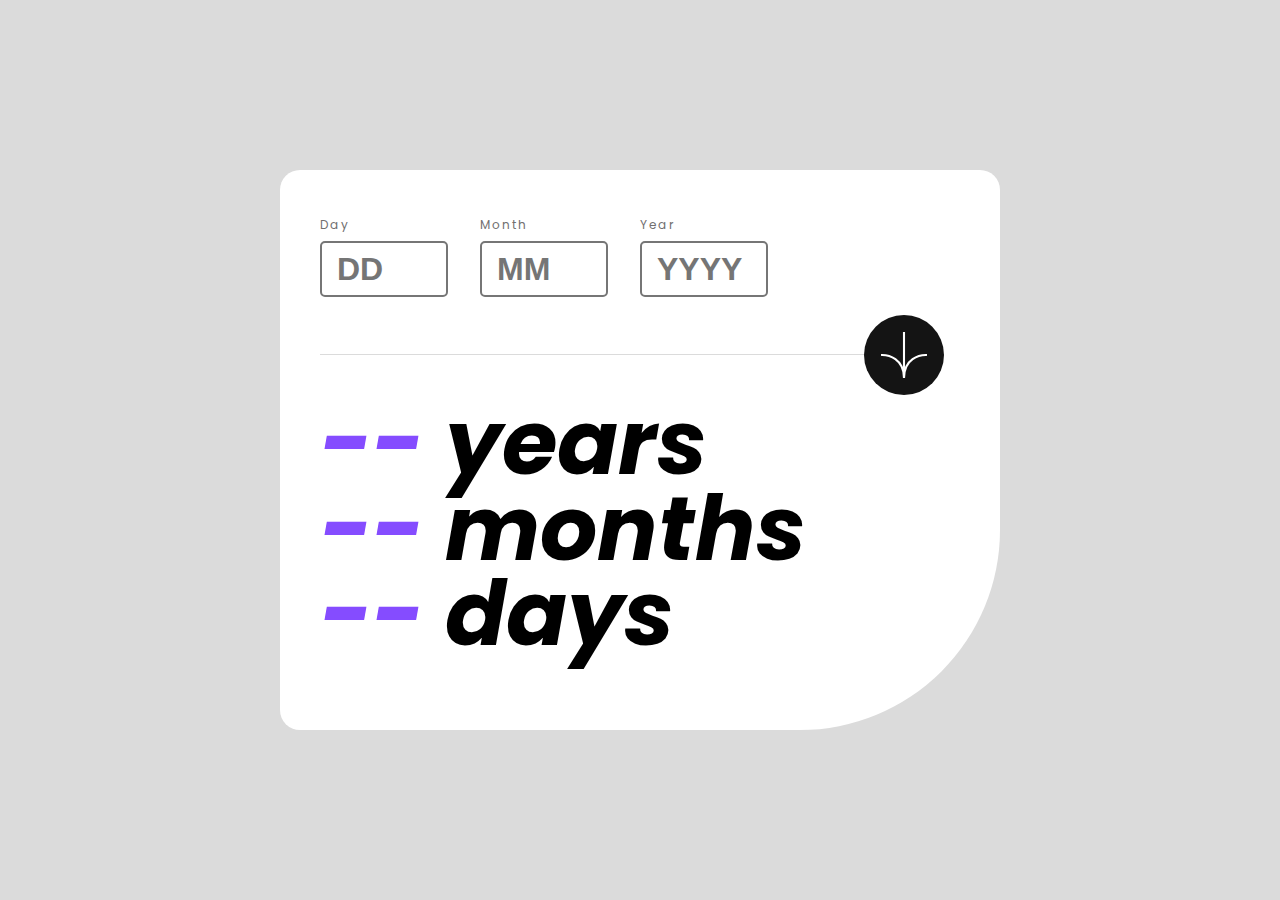
<file: Age calculator app/index.html>
<!DOCTYPE html>
<html lang="en">
<head>
  <meta charset="UTF-8">
  <meta name="viewport" content="width=device-width, initial-scale=1.0"> <!-- displays site properly based on user's device -->

  <link rel="icon" type="image/png" sizes="32x32" href="./assets/images/favicon-32x32.png">
  <link rel="preconnect" href="https://fonts.googleapis.com">
  <link rel="preconnect" href="https://fonts.gstatic.com" crossorigin>
  <link href="https://fonts.googleapis.com/css2?family=Poppins:ital,wght@0,700;1,400;1,800&display=swap" rel="stylesheet">
  <link rel="stylesheet" href="style.css">

  <title>Frontend Mentor | Age calculator app</title>
</head>

<body>

    <div class="card">

      <div class="top">

        <div class="block">
          <label class="warningLabel" for="day">Day</label>
            <input type="text" placeholder="DD" id="dayInput" class="warningInput">
            <div id="dayWarning" class="warning"></div>
        </div>

        <div class="block">
          <label class="warningLabel" for="month">Month</label>
          <input type="text" placeholder="MM" id="monthInput" class="warningInput">
          <div id="monthWarning" class="warning"></div>
        </div>

        <div class="block">
          <label class="warningLabel" for="year">Year</label>
          <input type="text" placeholder="YYYY" id="yearInput" class="warningInput">
          <div id="yearWarning" class="warning"></div>
        </div>

      </div>

      <svg xmlns="http://www.w3.org/2000/svg" width="46" height="44" viewBox="0 0 46 44" id="calculateButton"><g fill="none" stroke="#FFF" stroke-width="2"><path d="M1 22.019C8.333 21.686 23 25.616 23 44M23 44V0M45 22.019C37.667 21.686 23 25.616 23 44"/></g></svg>

      <div class="bottom">

        <div class="output-content">
          <h1 id="addLetterS"><span class="number" id="YY">-- </span> years</h1>
          <h1><span class="number" id="MM">-- </span> months</h1>
          <h1><span class="number" id="DD">-- </span> days</h1>
        </div>

      </div>
    </div>

  <script src="./validations.js"></script>
  <script src="./calculate.js"></script>

</body>
</html>
</file>
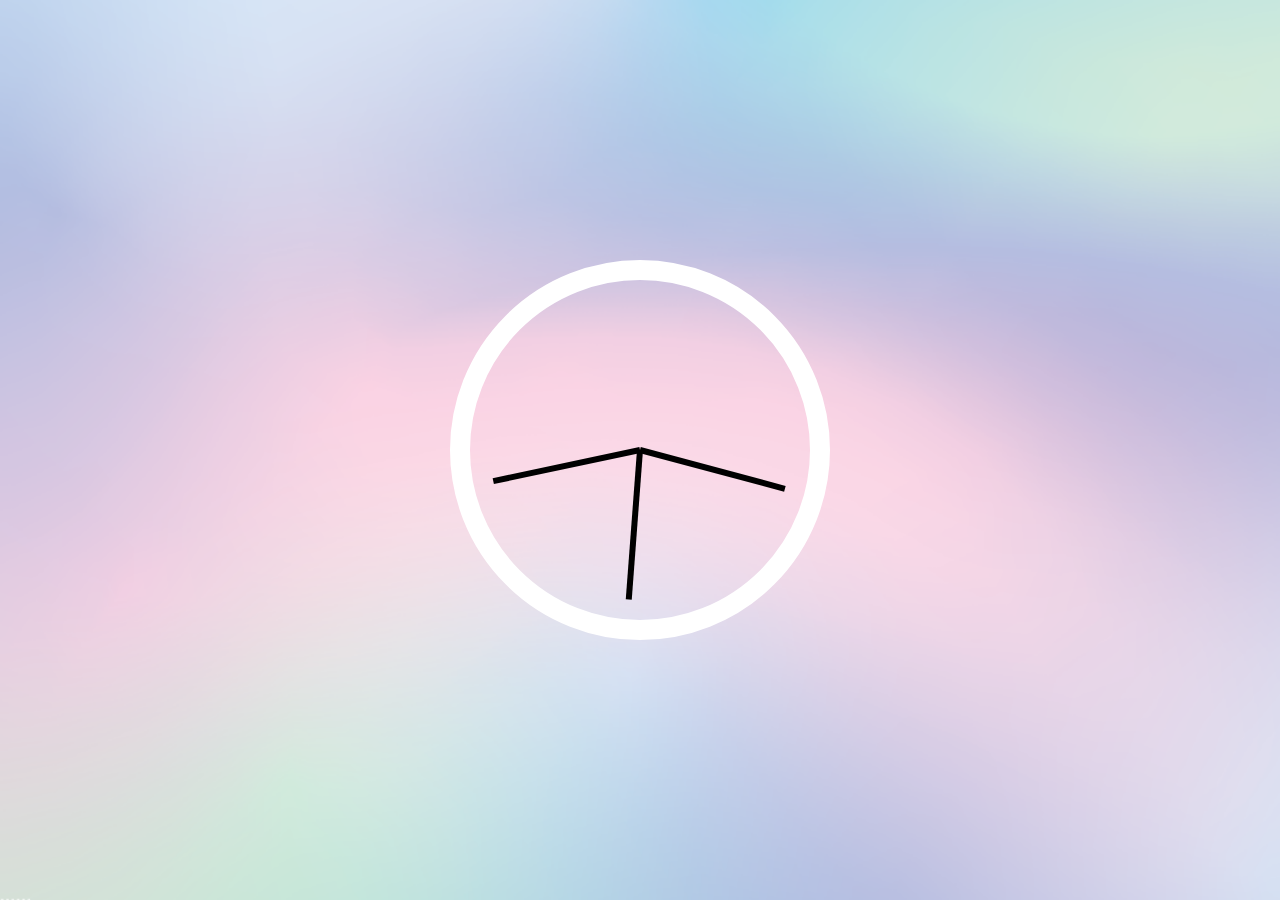
<file: clock/index.html>
<!DOCTYPE html>
<html lang="en">
<head>
  <meta charset="UTF-8">
  <title>JS + CSS Clock</title>
  <link rel="icon" href="https://fav.farm/✅" />
  <link rel="stylesheet" href="style.css">
</head>
<body>


    <div class="clock">
      <div class="clock-face">
        <div class="hand hour-hand"></div>
        <div class="hand min-hand"></div>
        <div class="hand second-hand"></div>
      </div>
    </div>

<script>
  const secondHand = document.querySelector('.second-hand');
  const minsHand = document.querySelector('.min-hand');
  const hourHand = document.querySelector('.hour-hand');

  function setDate() {
    const now = new Date();

    const seconds = now.getSeconds();
    const secondsDegrees = ((seconds / 60) * 360) + 90;
    secondHand.style.transform = `rotate(${secondsDegrees}deg)`;

    const mins = now.getMinutes();
    const minsDegrees = ((mins / 60) * 360) + ((seconds/60)*6) + 90;
    minsHand.style.transform = `rotate(${minsDegrees}deg)`;

    const hour = now.getHours();
    const hourDegrees = ((hour / 12) * 360) + ((mins/60)*30) + 90;
    hourHand.style.transform = `rotate(${hourDegrees}deg)`;
  }

  setInterval(setDate, 1000);

  setDate();

</script>
</body>
</html>
</file>
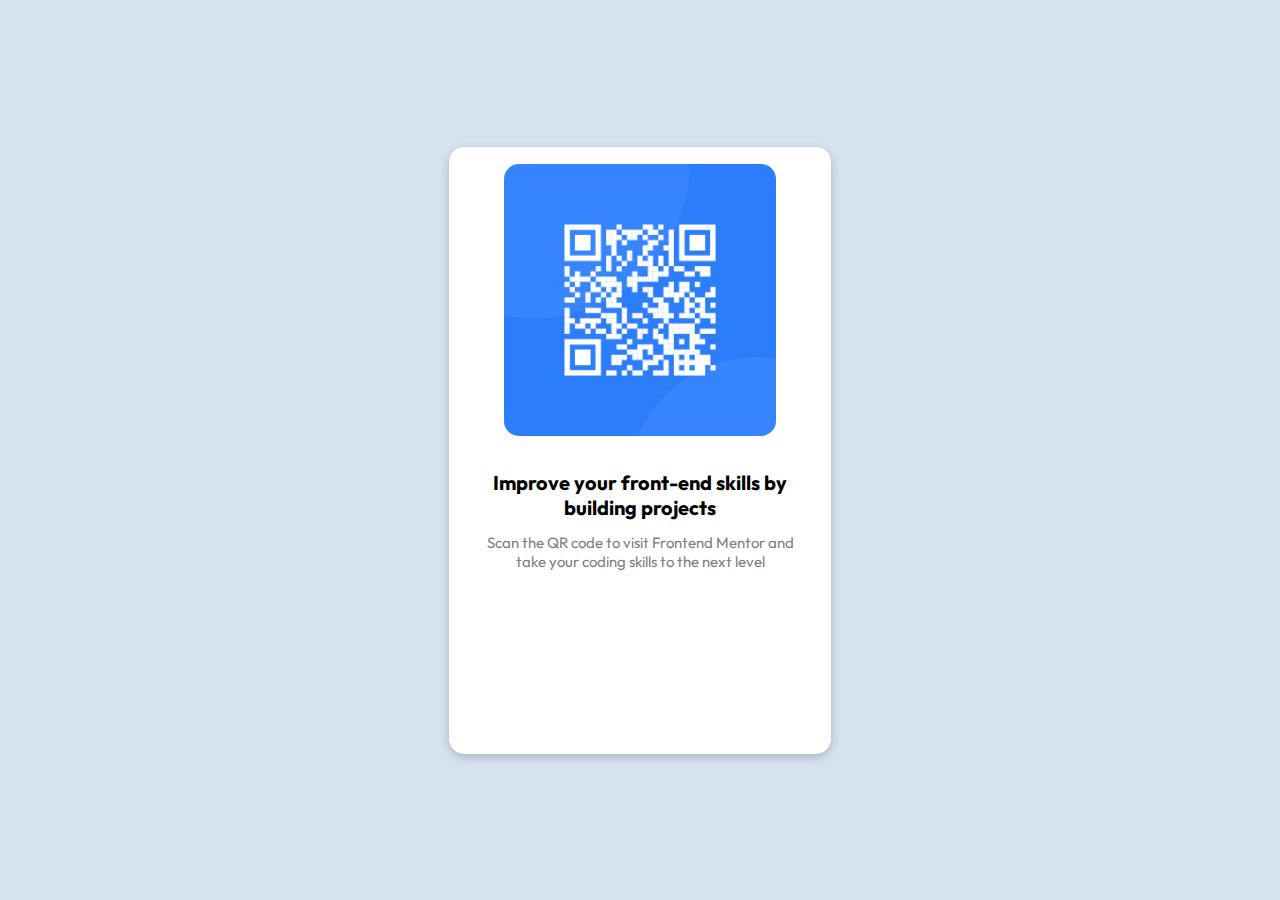
<file: QR Code/index.html>
<!DOCTYPE html>
<html lang="en">
<head>
  <meta charset="UTF-8">
  <meta http-equiv="X-UA-Compatible" content="IE=edge">
  <meta name="viewport" content="width=device-width, initial-scale=1.0">
  <link rel="stylesheet" href="style.css">
  <link rel="preconnect" href="https://fonts.googleapis.com">
  <link rel="preconnect" href="https://fonts.gstatic.com" crossorigin>
  <link href="https://fonts.googleapis.com/css2?family=Outfit:wght@400;700&display=swap" rel="stylesheet">
  <title>Document</title>
</head>
<body>
  <div class="container">
    <div class="card">
      <div class="image">
        <img src="images/image-qr-code.png" alt="image-qr-code">
      </div>
      <div class="text">
        <h1>Improve your front-end skills by building projects</h1>
        <h2> Scan the QR code to visit Frontend Mentor and take your coding skills to the next level </h2>
      </div>
    </div>
  </div>



</body>
</html>
</file>
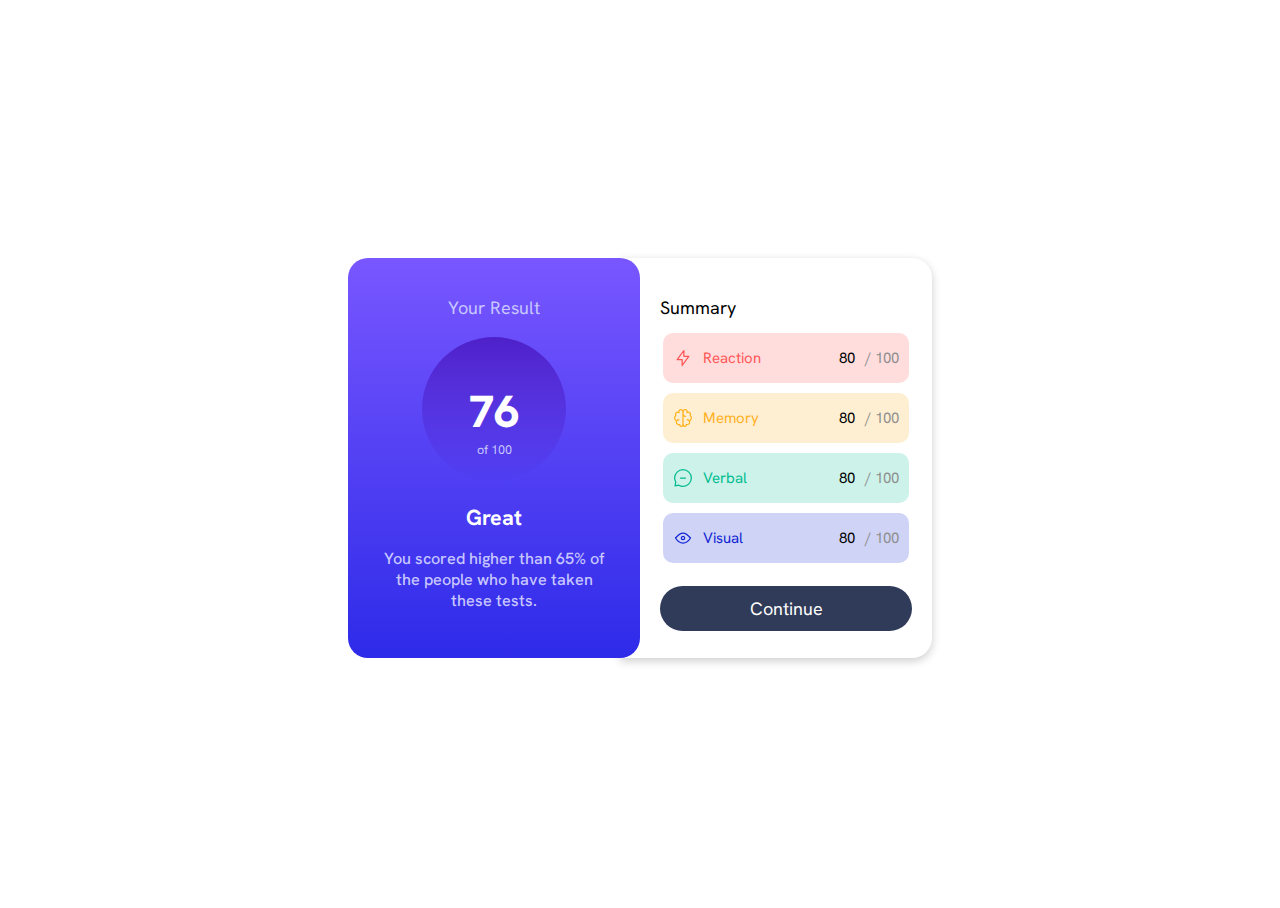
<file: Results summary/index.html>
<!DOCTYPE html>
<html lang="en">
<head>
  <meta charset="UTF-8">
  <meta http-equiv="X-UA-Compatible" content="IE=edge">
  <meta name="viewport" content="width=device-width, initial-scale=1.0">
  <link rel="stylesheet" href="style.css">
  <link rel="preconnect" href="https://fonts.googleapis.com">
  <link rel="preconnect" href="https://fonts.gstatic.com" crossorigin>
  <link href="https://fonts.googleapis.com/css2?family=Hanken+Grotesk:wght@500;700;800&display=swap" rel="stylesheet">
  <title>Document</title>
</head>
<body>
<div class="container">
  <div class="left">
    <p class="gray_text">Your Result</p>
    <div class="circle">
      <p style="font-size: 45px; font-weight: 800;" class="white_text">76</p>
      <p  style="margin-top: -2.5rem; font-size: 70%;" class="gray_text">of 100</p>
    </div>
    <p style="font-size: 120%; font-weight: 700;" class="white_text">Great</p>
    <p style="font-size: 90%; font-weight: 500; margin: -5px 10px 0px 10px;;" class="gray_text">You scored higher than 65% of
      the people who have taken
      these tests.</p>
  </div>
  <div class="right">
    <p class="summary">Summary</p>
    <div class="boxes">
      <div class="box red">
        <svg xmlns="http://www.w3.org/2000/svg" width="20" height="20" fill="none" viewBox="0 0 20 20"><path stroke="#F55" stroke-linecap="round" stroke-linejoin="round" stroke-width="1.25" d="M10.833 8.333V2.5l-6.666 9.167h5V17.5l6.666-9.167h-5Z"/></svg>
        <p style="margin-left: 10px;">Reaction</p>
        <div class="points">
          <p style="color: black;">80</p>
          <p style="color: #8e8e8e; margin-left: 10px;">/ 100</p>
        </div>
      </div>
      <div class="box yellow">
        <svg xmlns="http://www.w3.org/2000/svg" width="20" height="20" fill="none" viewBox="0 0 20 20"><path stroke="#FFB21E" stroke-linecap="round" stroke-linejoin="round" stroke-width="1.25" d="M5.833 11.667a2.5 2.5 0 1 0 .834 4.858"/><path stroke="#FFB21E" stroke-linecap="round" stroke-linejoin="round" stroke-width="1.25" d="M3.553 13.004a3.333 3.333 0 0 1-.728-5.53m.025-.067a2.083 2.083 0 0 1 2.983-2.824m.199.054A2.083 2.083 0 1 1 10 3.75v12.917a1.667 1.667 0 0 1-3.333 0M10 5.833a2.5 2.5 0 0 0 2.5 2.5m1.667 3.334a2.5 2.5 0 1 1-.834 4.858"/><path stroke="#FFB21E" stroke-linecap="round" stroke-linejoin="round" stroke-width="1.25" d="M16.447 13.004a3.334 3.334 0 0 0 .728-5.53m-.025-.067a2.083 2.083 0 0 0-2.983-2.824M10 3.75a2.085 2.085 0 0 1 2.538-2.033 2.084 2.084 0 0 1 1.43 2.92m-.635 12.03a1.667 1.667 0 0 1-3.333 0"/></svg>
        <p style="margin-left: 10px;">Memory</p>
        <div class="points">
          <p style="color: black;">80</p>
          <p style="color: #8e8e8e; margin-left: 10px;">/ 100</p>
        </div>
      </div>
      <div class="box green">
        <svg xmlns="http://www.w3.org/2000/svg" width="20" height="20" fill="none" viewBox="0 0 20 20"><path stroke="#00BB8F" stroke-linecap="round" stroke-linejoin="round" stroke-width="1.25" d="M7.5 10h5M10 18.333A8.333 8.333 0 1 0 1.667 10c0 1.518.406 2.942 1.115 4.167l-.699 3.75 3.75-.699A8.295 8.295 0 0 0 10 18.333Z"/></svg>
        <p style="margin-left: 10px;">Verbal</p>
        <div class="points">
          <p style="color: black;">80</p>
          <p style="color: #8e8e8e; margin-left: 10px;">/ 100</p>
        </div>
      </div>
      <div class="box purple">
        <svg xmlns="http://www.w3.org/2000/svg" width="20" height="20" fill="none" viewBox="0 0 20 20"><path stroke="#1125D6" stroke-linecap="round" stroke-linejoin="round" stroke-width="1.25" d="M10 11.667a1.667 1.667 0 1 0 0-3.334 1.667 1.667 0 0 0 0 3.334Z"/><path stroke="#1125D6" stroke-linecap="round" stroke-linejoin="round" stroke-width="1.25" d="M17.5 10c-1.574 2.492-4.402 5-7.5 5s-5.926-2.508-7.5-5C4.416 7.632 6.66 5 10 5s5.584 2.632 7.5 5Z"/></svg>
        <p style="margin-left: 10px;">Visual</p>
        <div class="points">
          <p style="color: black;">80</p>
          <p style="color: #8e8e8e; margin-left: 10px;">/ 100</p>
        </div>
      </div>
      <div class="button">
        <p>Continue</p>
      </div>
    </div>
  </div>
</div>
</body>
</html>
</file>
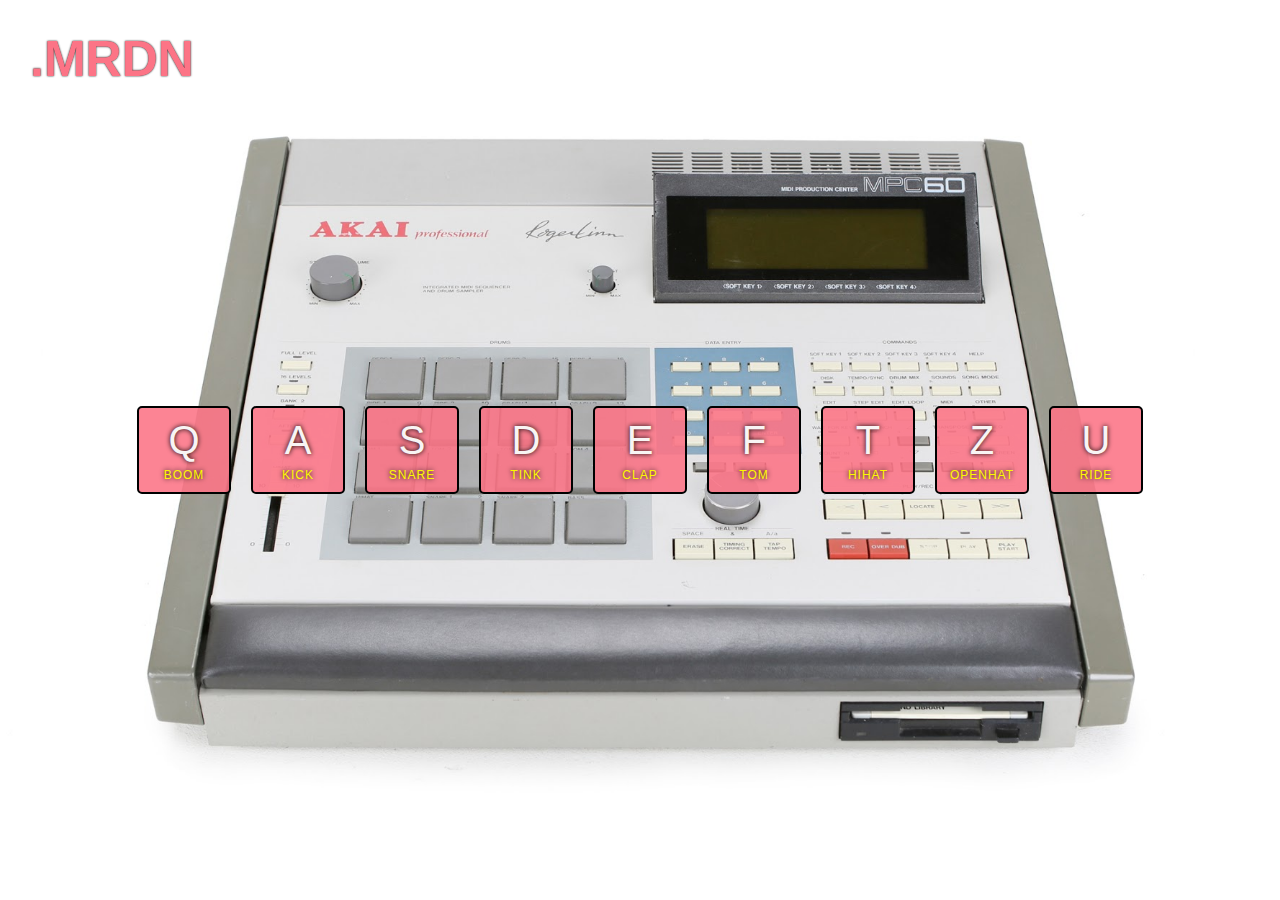
<file: drum machine/index-FINISHED.html>
<!DOCTYPE html>
<html lang="en">
<head>
  <meta charset="UTF-8">
  <title>JS Drum Kit</title>
  <link rel="stylesheet" href="style.css">
  <link rel="icon" href="https://fav.farm/✅" />
</head>
<body>
  <a href="https://www.linkedin.com/in/martinisthename/?originalSubdomain=de">
    <h1 class="mrdn">.MRDN</h1>
  </a>
  <div class="keys">
    <div data-key="81" class="key">
      <kbd>Q</kbd>
      <span class="sound">boom</span>
    </div>
    <div data-key="65" class="key">
      <kbd>A</kbd>
      <span class="sound">kick</span>
    </div>
    <div data-key="83" class="key">
      <kbd>S</kbd>
      <span class="sound">snare</span>
    </div>
    <div data-key="68" class="key">
      <kbd>D</kbd>
      <span class="sound">tink</span>
    </div>
    <div data-key="69" class="key">
      <kbd>E</kbd>
      <span class="sound">clap</span>
    </div>
    <div data-key="70" class="key">
      <kbd>F</kbd>
      <span class="sound">tom</span>
    </div>
    <div data-key="84" class="key">
      <kbd>T</kbd>
      <span class="sound">hihat</span>
    </div>
    <div data-key="90" class="key">
      <kbd>Z</kbd>
      <span class="sound">openhat</span>
    </div>
    <div data-key="85" class="key">
      <kbd>U</kbd>
      <span class="sound">ride</span>
    </div>
  </div>

  <audio data-key="81" src="sounds/boom.wav"></audio>
  <audio data-key="65" src="sounds/kick.wav"></audio>
  <audio data-key="83" src="sounds/snare.wav"></audio>
  <audio data-key="68" src="sounds/tink.wav"></audio>
  <audio data-key="69" src="sounds/clap.wav"></audio>
  <audio data-key="70" src="sounds/tom.wav"></audio>
  <audio data-key="84" src="sounds/hihat.wav"></audio>
  <audio data-key="90" src="sounds/openhat.wav"></audio>
  <audio data-key="85" src="sounds/ride.wav"></audio>

  <script>
    document.addEventListener ('keydown', function (event) {
      const audio = document.querySelector(`audio[data-key="${event.keyCode}"]`);
      const key = document.querySelector(`div[data-key="${event.keyCode}"]`);
      if (!audio) return;
      if (key.classList.contains('playing')) return;
      key.classList.add('playing');
      audio.currentTime = 0;
      audio.play();
      key.classList.add('playing');
      setTimeout(() => {
      key.classList.remove('playing');
      }, 70);
    });
  </script>
</body>
</html>
</file>
<file: Age calculator app/style.css>
:root {
  --Purple: hsl(259, 100%, 65%);
  --Light-red: hsl(0, 100%, 67%);
  --White: hsl(0, 0%, 100%);
  --Off-white: hsl(0, 0%, 94%);
  --Light-grey: hsl(0, 0%, 86%);
  --Smokey-grey: hsl(0, 1%, 44%);
  --Off-black: hsl(0, 0%, 8%);
}

html, body{
  padding: 0;
  margin: 0;
  background-color: var(--Light-grey);
  display: flex;
  align-items: center;
  justify-content: center;
  height: 100%;
  font-family: Poppins;
}

.card {
  height: 35rem;
  width: 45rem;
  box-sizing: border-box;
  padding: 40px;
  background-color: var(--White);
  border-radius: 20px 20px 200px 20px;
}

.top {
  display: flex;
  align-items: center;
  width: 35rem;
  height: 9rem;
  border-bottom: solid 1.5px var(--Light-grey);
}

.block {
  display: flex;
  flex-direction: column;
  margin-bottom: 2rem;
  height: 100px;
}

label {
  margin-bottom: 7px;
  font-size: 12px;
  font-weight: 400;
  color: var(--Smokey-grey);
  letter-spacing: 2px;
}

input {
  width: 8rem;
  height: 3.5rem;
  margin-right: 2rem;
  border-style: solid;
  outline: none;
  border-radius: 5px;
  font-size: 32px;
  box-sizing: border-box;
  padding: 15px;
  font-weight: 800;
}

input[type="text"]:focus {
  border-color: hsla(259, 100%, 65%, 0.499) /* Change to the desired color */
}

.warning{
  font-size: 10px;
  font-style: italic;
  text-align: center;
  margin-top: 5px;
  margin-right: 2rem;
  color: var(--Light-red);
}

svg {
  width: 3rem;
  height: 3rem;
  margin-left: 34rem;
  margin-top: -2.5rem;
  border-radius: 50%;
  cursor: pointer;
  padding: 1rem;
  background-color: var(--Off-black);
  border: none;
  outline: none;
  transition: 0.4s;
}

.bottom{
  width: 40rem;
  height: 21rem;
  margin-top: -2rem;
  font-size: 45px;
  line-height: 25px;
  font-weight: 800;
  font-style: italic;
}

.number {
  color: var(--Purple);
}
</file>
<file: clock/style.css>
html {
  background: url(images/Rainbow\ Gradient\ Pink\ and\ Purple\ Virtual\ Background.png);
  background-size: cover;
  font-family: 'helvetica neue';
  text-align: center;
  font-size: 10px;
}

body {
  margin: 0;
  font-size: 2rem;
  display: flex;
  flex: 1;
  min-height: 100vh;
  align-items: center;
}

.clock {
  width: 30rem;
  height: 30rem;
  border: 20px solid white;
  border-radius: 50%;
  margin: 50px auto;
  position: relative;
  padding: 2rem;
}

.clock-face {
  position: relative;
  width: 100%;
  height: 100%;
  transform: translateY(-3px); /* account for the height of the clock hands */
}

.hand {
  width: 50%;
  height: 6px;
  background: black;
  position: absolute;
  top: 50%;
  transform-origin: 100%;
  transform: rotate(90deg);
  transition: all 0.05s;
  transition-timing-function: cubic-bezier(0.1, 2.7, 0.58, 1);
}
</file>
<file: QR Code/style.css>
html, body {
  background: hsl(212, 45%, 89%);
  height: 100%;
  margin: 0;
  padding: 0;
}

.container {
  display: flex;
  flex-direction: column;
  align-items: center;
  justify-content: center;
  height: 100%;
}

.card {
  background-color: white;
  display: flex;
  flex-direction: column;
  align-items: center;
  height: 65vh;
  width: 40vh;
  padding: 11px;
  border-radius: 15px;
  box-shadow: 0 3px 10px rgb(0 0 0 / 0.2);
}

img {
  height: 17rem;
  width: 17rem;
  border-radius: 15px;
  margin: 6px;
}

.text {
  margin-left: 10px;
  margin-right: 10px;
}

h1 {
  font-size: 20px;
  text-align: center;
  font-family: Outfit;
  margin-top: 1.5rem;
  font-weight: 700;
}

h2 {
  font-size: 15px;
  color: grey;
  text-align: center;
  margin: 5px;
  font-family: Outfit;
  font-weight: 400;
}
</file>
<file: Results summary/style.css>
html, body {
  font-family: 'Hanken Grotesk', sans-serif;
  font-size: 18px;
  height: 100%;
}
.container {
  display: flex;
  flex-direction: row;
  align-items: center;
  justify-content: center;
  height: 100%;
}

.left {
  z-index: 2;
  height: 20rem;
  width:  14rem;
  display: flex;
  flex-direction: column;
  align-items: center;
  text-align: center;
  border-radius: 20px;
  padding: 20px;
  background: linear-gradient(to bottom, hsl(252, 100%, 67%), hsl(241, 81%, 54%));
}

.circle {
  display: flex;
  flex-direction: column;
  align-items: center;
  background-color: blue;
  border-radius: 50%;
  width: 8rem;
  height: 8rem;
  background: linear-gradient(to bottom, hsla(256, 72%, 46%, 1), hsla(241, 72%, 46%, 0));
}

.white_text {
  color: hsl(0, 0%, 100%);
}

.gray_text {
  color: hsl(241, 100%, 89%);
}

.right {
  z-index: 1;
  height: 20rem;
  width:  14rem;
  border-radius: 0px 20px 20px 0px;
  padding: 20px;
  box-shadow: 0 3px 10px rgb(0 0 0 / 0.2);
  padding-left: 40px;
  margin-left: -20px;
}

.boxes {
  display: flex;
  flex-direction: column;
  align-items: center;
  margin-top: -0.5rem;
}

.box {
  display: flex;
  align-items: center;
  background: aqua;
  width: 90%;
  padding: 0px 10px;
  border-radius: 10px;
  margin: 5px;
  font-size: 15px;
}

.box.red {
  background: hsla(0, 100%, 67%, 0.2);
  color: hsla(0, 100%, 67%, 1);
}

.box.yellow {
  background: hsl(39, 100%, 56%, 0.2);
  color: hsl(39, 100%, 56%, 1);
}

.box.green {
  background: hsl(166, 100%, 37%, 0.2);
  color: hsl(166, 100%, 37%, 1);
}

.box.purple {
  background: hsl(234, 85%, 45%, 0.2);
  color: hsl(234, 85%, 45%, 1);
}

.points {
  display: flex;
  margin-left: auto;
}

.button {
  width: 100%;
  background-color: hsl(224, 30%, 27%);
  color: hsl(0, 0%, 100%);
  text-align: center;
  border-radius: 35px;
  height: 2.5rem;
  line-height: 0.5rem;
  margin-top: 1rem;
}
</file>
<file: drum machine/style.css>
html {
  font-size: 10px;
  background: url('images/1228_Akai_MPC60.jpg');
  background-position: center;
  background-size: 90%;
  }

body,html {
  margin: 0;
  padding: 0;
  font-family: sans-serif;
}

.keys {
  display: flex;
  min-height: 100vh;
  align-items: center;
  justify-content: center;
}

.key {
  border: .2rem solid rgb(0, 0, 0);
  border-radius: .5rem;
  margin: 1rem;
  font-size: 1rem;
  padding: 1rem .5rem;
  transition: all .07s ease;
  width: 8rem;
  text-align: center;
  color: rgb(248, 244, 244);
  background: rgba(252, 116, 134, 0.887);
  text-shadow: 0 0 .5rem black;
}


.playing {
  transform: scale(1.1);
  border-color: #ffc600;
  box-shadow: 0 0 1rem #ffc600;
}

kbd {
  display: block;
  font-size: 4rem;
  margin-bottom: 5px;
  font-family:'Lucida Sans', 'Lucida Sans Regular', 'Lucida Grande', 'Lucida Sans Unicode', Geneva, Verdana, sans-serif
}

.sound {
  font-size: 1.2rem;
  text-transform: uppercase;
  letter-spacing: .1rem;
  color: #fdf900;
}

.mrdn {
  font-size: 5rem;
  margin: 3rem;
  position: absolute;
  color: rgb(252, 116, 134);
  text-shadow: 0 0 .2rem black;
}
</file>
